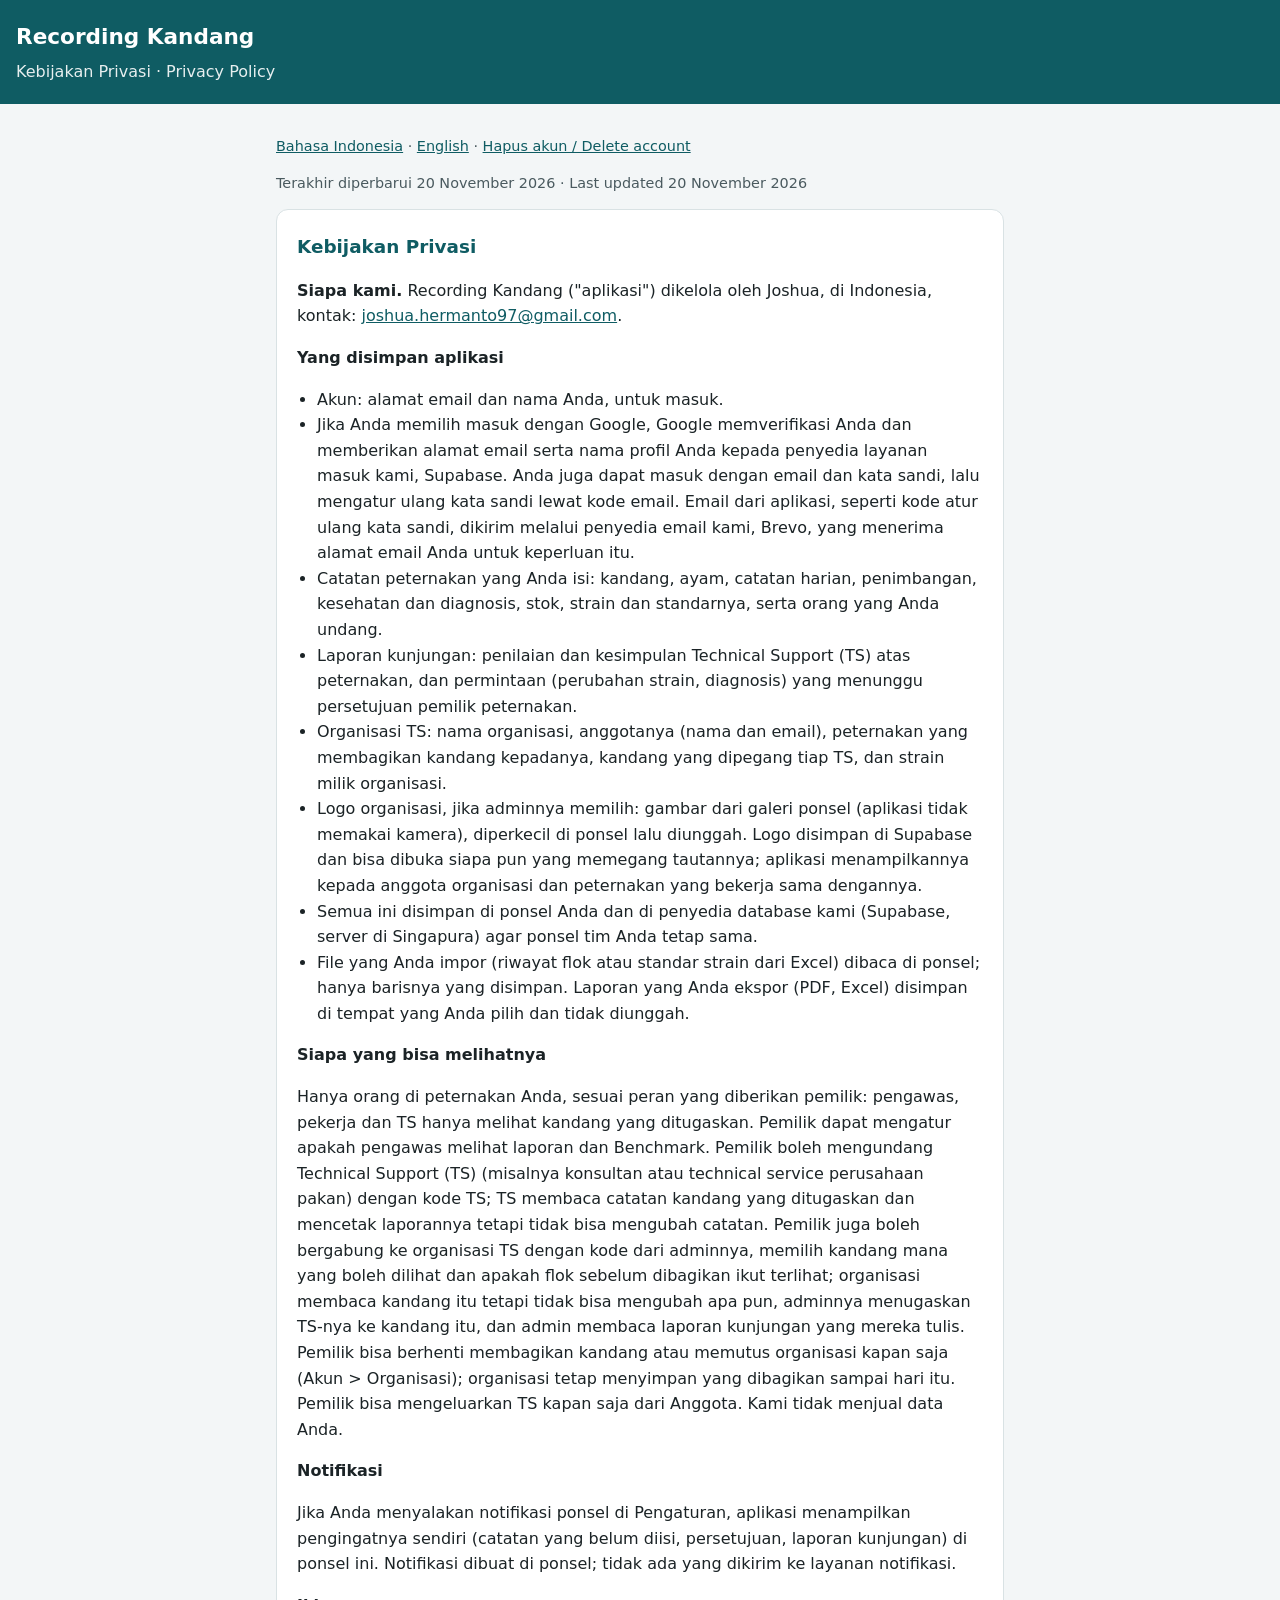
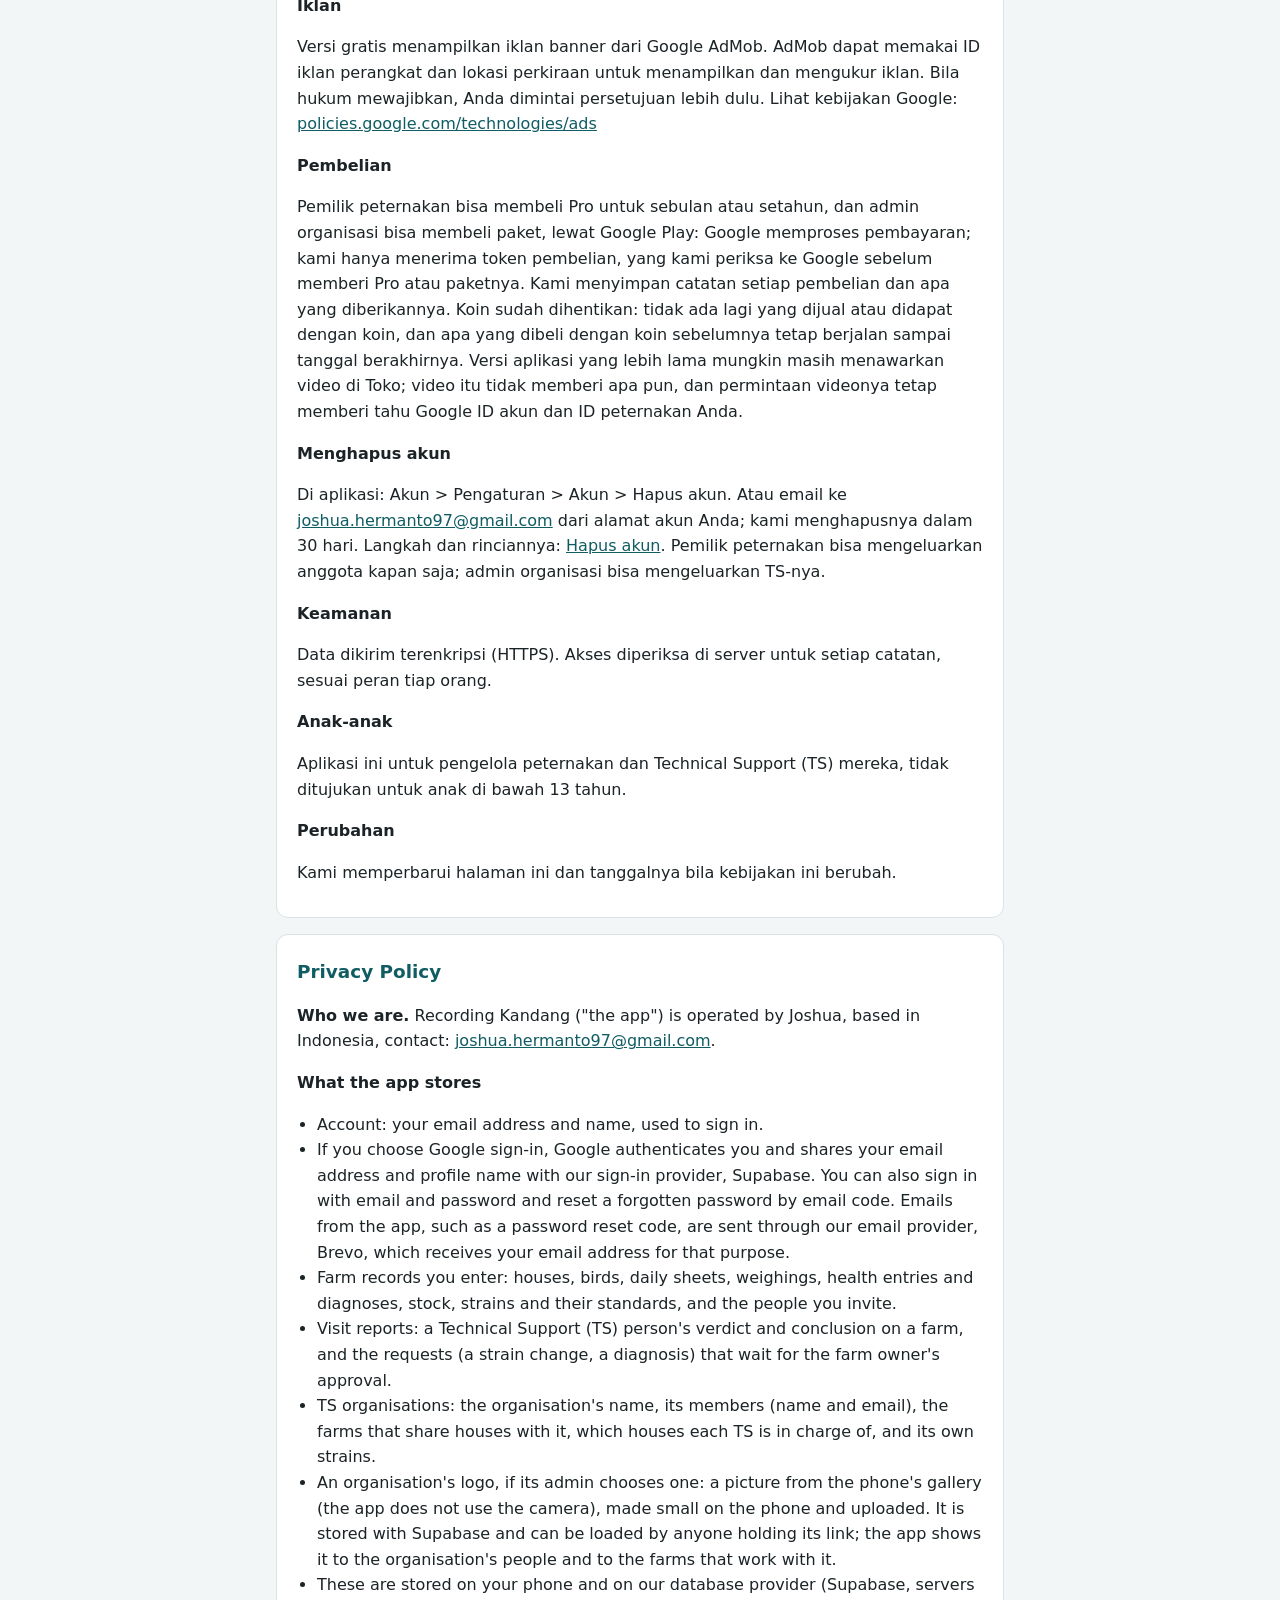
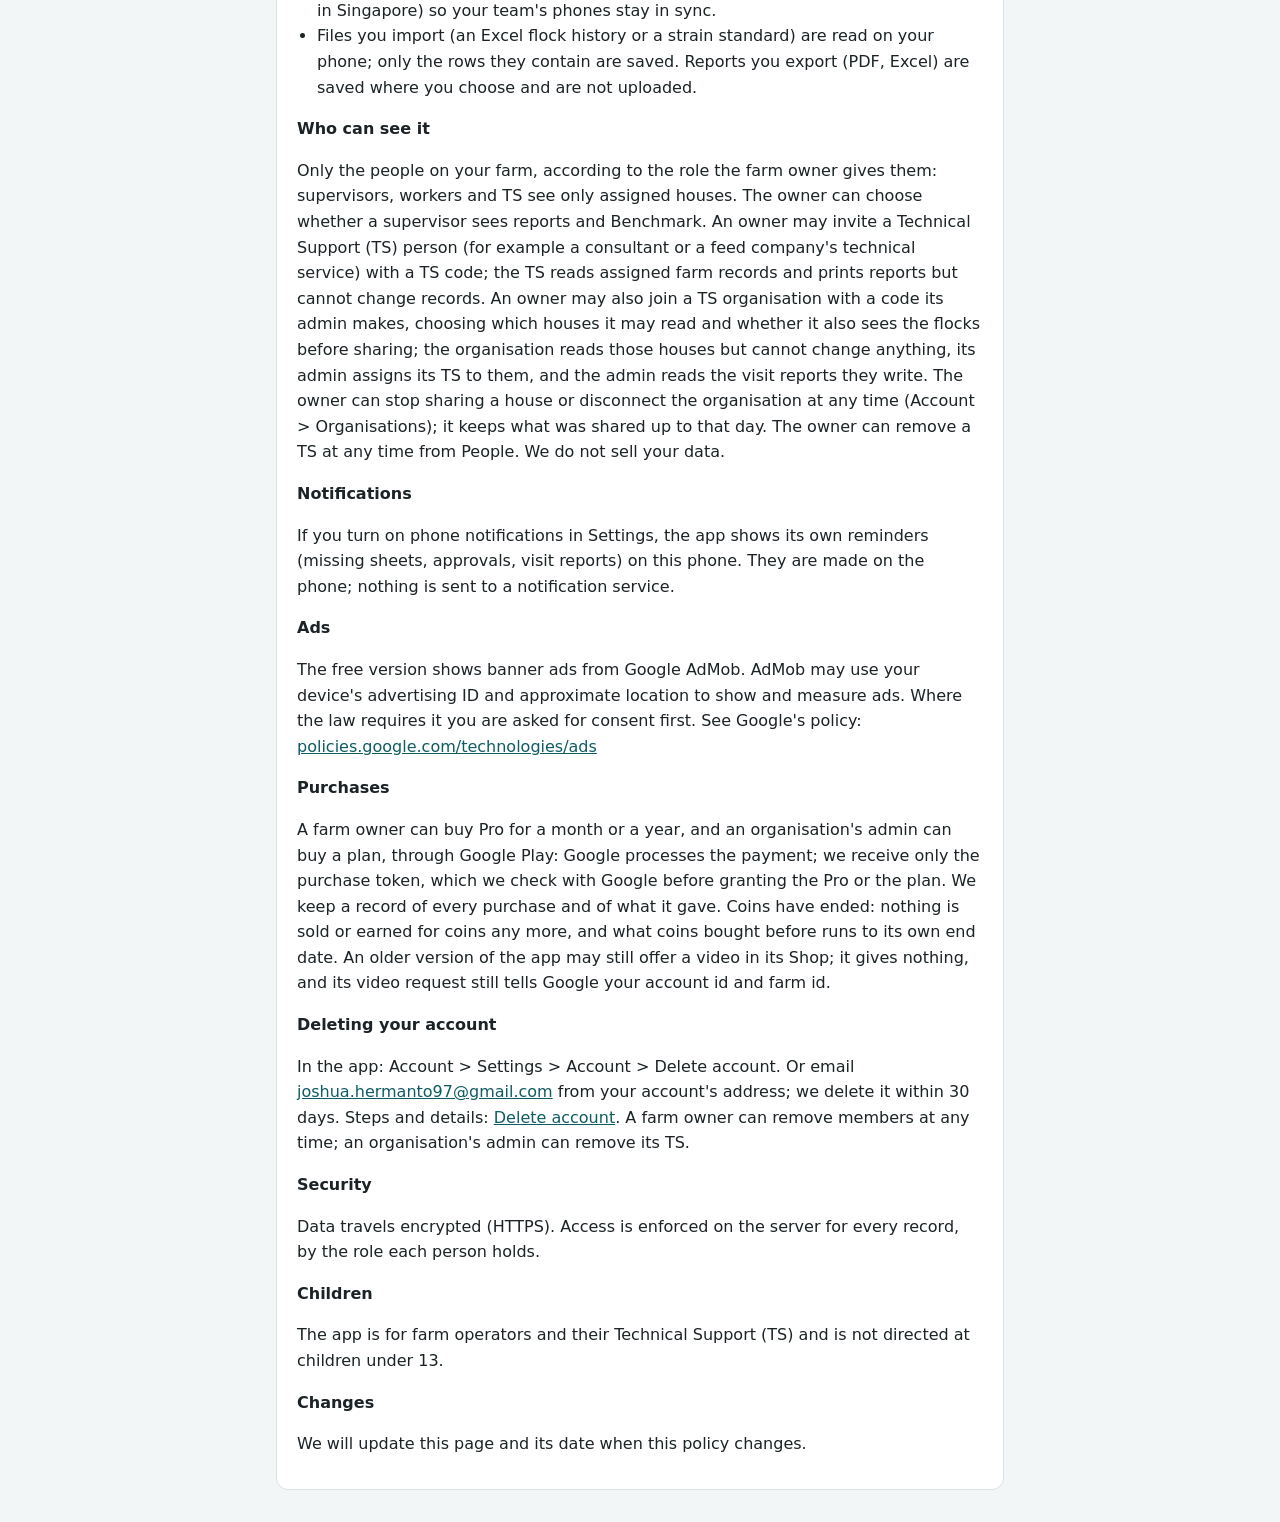
<file: index.html>
<!doctype html>
<html lang="id">
<head>
<meta charset="utf-8">
<meta name="viewport" content="width=device-width, initial-scale=1">
<title>Recording Kandang: Kebijakan Privasi / Privacy Policy</title>
<link rel="stylesheet" href="style.css">
</head>
<body>
<header>
  <h1>Recording Kandang</h1>
  <p>Kebijakan Privasi · Privacy Policy</p>
</header>
<main>
  <p class="lang"><a href="#id">Bahasa Indonesia</a> · <a href="#en">English</a> · <a href="delete-account.html">Hapus akun / Delete account</a></p>
  <p class="updated">Terakhir diperbarui 20 November 2026 · Last updated 20 November 2026</p>

  <section id="id" lang="id">
    <h2>Kebijakan Privasi</h2>
    <p><strong>Siapa kami.</strong> Recording Kandang ("aplikasi") dikelola oleh Joshua, di Indonesia, kontak: <a href="mailto:joshua.hermanto97@gmail.com">joshua.hermanto97@gmail.com</a>.</p>

    <h3>Yang disimpan aplikasi</h3>
    <ul>
      <li>Akun: alamat email dan nama Anda, untuk masuk.</li>
      <li>Jika Anda memilih masuk dengan Google, Google memverifikasi Anda dan memberikan alamat email serta nama profil Anda kepada penyedia layanan masuk kami, Supabase. Anda juga dapat masuk dengan email dan kata sandi, lalu mengatur ulang kata sandi lewat kode email. Email dari aplikasi, seperti kode atur ulang kata sandi, dikirim melalui penyedia email kami, Brevo, yang menerima alamat email Anda untuk keperluan itu.</li>
      <li>Catatan peternakan yang Anda isi: kandang, ayam, catatan harian, penimbangan, kesehatan dan diagnosis, stok, strain dan standarnya, serta orang yang Anda undang.</li>
      <li>Laporan kunjungan: penilaian dan kesimpulan Technical Support (TS) atas peternakan, dan permintaan (perubahan strain, diagnosis) yang menunggu persetujuan pemilik peternakan.</li>
      <li>Organisasi TS: nama organisasi, anggotanya (nama dan email), peternakan yang membagikan kandang kepadanya, kandang yang dipegang tiap TS, dan strain milik organisasi.</li>
      <li>Logo organisasi, jika adminnya memilih: gambar dari galeri ponsel (aplikasi tidak memakai kamera), diperkecil di ponsel lalu diunggah. Logo disimpan di Supabase dan bisa dibuka siapa pun yang memegang tautannya; aplikasi menampilkannya kepada anggota organisasi dan peternakan yang bekerja sama dengannya.</li>
      <li>Semua ini disimpan di ponsel Anda dan di penyedia database kami (Supabase, server di Singapura) agar ponsel tim Anda tetap sama.</li>
      <li>File yang Anda impor (riwayat flok atau standar strain dari Excel) dibaca di ponsel; hanya barisnya yang disimpan. Laporan yang Anda ekspor (PDF, Excel) disimpan di tempat yang Anda pilih dan tidak diunggah.</li>
    </ul>

    <h3>Siapa yang bisa melihatnya</h3>
    <p>Hanya orang di peternakan Anda, sesuai peran yang diberikan pemilik: pengawas, pekerja dan TS hanya melihat kandang yang ditugaskan. Pemilik dapat mengatur apakah pengawas melihat laporan dan Benchmark. Pemilik boleh mengundang Technical Support (TS) (misalnya konsultan atau technical service perusahaan pakan) dengan kode TS; TS membaca catatan kandang yang ditugaskan dan mencetak laporannya tetapi tidak bisa mengubah catatan. Pemilik juga boleh bergabung ke organisasi TS dengan kode dari adminnya, memilih kandang mana yang boleh dilihat dan apakah flok sebelum dibagikan ikut terlihat; organisasi membaca kandang itu tetapi tidak bisa mengubah apa pun, adminnya menugaskan TS-nya ke kandang itu, dan admin membaca laporan kunjungan yang mereka tulis. Pemilik bisa berhenti membagikan kandang atau memutus organisasi kapan saja (Akun &gt; Organisasi); organisasi tetap menyimpan yang dibagikan sampai hari itu. Pemilik bisa mengeluarkan TS kapan saja dari Anggota. Kami tidak menjual data Anda.</p>

    <h3>Notifikasi</h3>
    <p>Jika Anda menyalakan notifikasi ponsel di Pengaturan, aplikasi menampilkan pengingatnya sendiri (catatan yang belum diisi, persetujuan, laporan kunjungan) di ponsel ini. Notifikasi dibuat di ponsel; tidak ada yang dikirim ke layanan notifikasi.</p>

    <h3>Iklan</h3>
    <p>Versi gratis menampilkan iklan banner dari Google AdMob. AdMob dapat memakai ID iklan perangkat dan lokasi perkiraan untuk menampilkan dan mengukur iklan. Bila hukum mewajibkan, Anda dimintai persetujuan lebih dulu. Lihat kebijakan Google: <a href="https://policies.google.com/technologies/ads">policies.google.com/technologies/ads</a></p>

    <h3>Pembelian</h3>
    <p>Pemilik peternakan bisa membeli Pro untuk sebulan atau setahun, dan admin organisasi bisa membeli paket, lewat Google Play: Google memproses pembayaran; kami hanya menerima token pembelian, yang kami periksa ke Google sebelum memberi Pro atau paketnya. Kami menyimpan catatan setiap pembelian dan apa yang diberikannya. Koin sudah dihentikan: tidak ada lagi yang dijual atau didapat dengan koin, dan apa yang dibeli dengan koin sebelumnya tetap berjalan sampai tanggal berakhirnya. Versi aplikasi yang lebih lama mungkin masih menawarkan video di Toko; video itu tidak memberi apa pun, dan permintaan videonya tetap memberi tahu Google ID akun dan ID peternakan Anda.</p>

    <h3>Menghapus akun</h3>
    <p>Di aplikasi: Akun &gt; Pengaturan &gt; Akun &gt; Hapus akun. Atau email ke <a href="mailto:joshua.hermanto97@gmail.com">joshua.hermanto97@gmail.com</a> dari alamat akun Anda; kami menghapusnya dalam 30 hari. Langkah dan rinciannya: <a href="delete-account.html">Hapus akun</a>. Pemilik peternakan bisa mengeluarkan anggota kapan saja; admin organisasi bisa mengeluarkan TS-nya.</p>

    <h3>Keamanan</h3>
    <p>Data dikirim terenkripsi (HTTPS). Akses diperiksa di server untuk setiap catatan, sesuai peran tiap orang.</p>

    <h3>Anak-anak</h3>
    <p>Aplikasi ini untuk pengelola peternakan dan Technical Support (TS) mereka, tidak ditujukan untuk anak di bawah 13 tahun.</p>

    <h3>Perubahan</h3>
    <p>Kami memperbarui halaman ini dan tanggalnya bila kebijakan ini berubah.</p>
  </section>

  <section id="en" lang="en">
    <h2>Privacy Policy</h2>
    <p><strong>Who we are.</strong> Recording Kandang ("the app") is operated by Joshua, based in Indonesia, contact: <a href="mailto:joshua.hermanto97@gmail.com">joshua.hermanto97@gmail.com</a>.</p>

    <h3>What the app stores</h3>
    <ul>
      <li>Account: your email address and name, used to sign in.</li>
      <li>If you choose Google sign-in, Google authenticates you and shares your email address and profile name with our sign-in provider, Supabase. You can also sign in with email and password and reset a forgotten password by email code. Emails from the app, such as a password reset code, are sent through our email provider, Brevo, which receives your email address for that purpose.</li>
      <li>Farm records you enter: houses, birds, daily sheets, weighings, health entries and diagnoses, stock, strains and their standards, and the people you invite.</li>
      <li>Visit reports: a Technical Support (TS) person's verdict and conclusion on a farm, and the requests (a strain change, a diagnosis) that wait for the farm owner's approval.</li>
      <li>TS organisations: the organisation's name, its members (name and email), the farms that share houses with it, which houses each TS is in charge of, and its own strains.</li>
      <li>An organisation's logo, if its admin chooses one: a picture from the phone's gallery (the app does not use the camera), made small on the phone and uploaded. It is stored with Supabase and can be loaded by anyone holding its link; the app shows it to the organisation's people and to the farms that work with it.</li>
      <li>These are stored on your phone and on our database provider (Supabase, servers in Singapore) so your team's phones stay in sync.</li>
      <li>Files you import (an Excel flock history or a strain standard) are read on your phone; only the rows they contain are saved. Reports you export (PDF, Excel) are saved where you choose and are not uploaded.</li>
    </ul>

    <h3>Who can see it</h3>
    <p>Only the people on your farm, according to the role the farm owner gives them: supervisors, workers and TS see only assigned houses. The owner can choose whether a supervisor sees reports and Benchmark. An owner may invite a Technical Support (TS) person (for example a consultant or a feed company's technical service) with a TS code; the TS reads assigned farm records and prints reports but cannot change records. An owner may also join a TS organisation with a code its admin makes, choosing which houses it may read and whether it also sees the flocks before sharing; the organisation reads those houses but cannot change anything, its admin assigns its TS to them, and the admin reads the visit reports they write. The owner can stop sharing a house or disconnect the organisation at any time (Account &gt; Organisations); it keeps what was shared up to that day. The owner can remove a TS at any time from People. We do not sell your data.</p>

    <h3>Notifications</h3>
    <p>If you turn on phone notifications in Settings, the app shows its own reminders (missing sheets, approvals, visit reports) on this phone. They are made on the phone; nothing is sent to a notification service.</p>

    <h3>Ads</h3>
    <p>The free version shows banner ads from Google AdMob. AdMob may use your device's advertising ID and approximate location to show and measure ads. Where the law requires it you are asked for consent first. See Google's policy: <a href="https://policies.google.com/technologies/ads">policies.google.com/technologies/ads</a></p>

    <h3>Purchases</h3>
    <p>A farm owner can buy Pro for a month or a year, and an organisation's admin can buy a plan, through Google Play: Google processes the payment; we receive only the purchase token, which we check with Google before granting the Pro or the plan. We keep a record of every purchase and of what it gave. Coins have ended: nothing is sold or earned for coins any more, and what coins bought before runs to its own end date. An older version of the app may still offer a video in its Shop; it gives nothing, and its video request still tells Google your account id and farm id.</p>

    <h3>Deleting your account</h3>
    <p>In the app: Account &gt; Settings &gt; Account &gt; Delete account. Or email <a href="mailto:joshua.hermanto97@gmail.com">joshua.hermanto97@gmail.com</a> from your account's address; we delete it within 30 days. Steps and details: <a href="delete-account.html">Delete account</a>. A farm owner can remove members at any time; an organisation's admin can remove its TS.</p>

    <h3>Security</h3>
    <p>Data travels encrypted (HTTPS). Access is enforced on the server for every record, by the role each person holds.</p>

    <h3>Children</h3>
    <p>The app is for farm operators and their Technical Support (TS) and is not directed at children under 13.</p>

    <h3>Changes</h3>
    <p>We will update this page and its date when this policy changes.</p>
  </section>
</main>
</body>
</html>
</file>
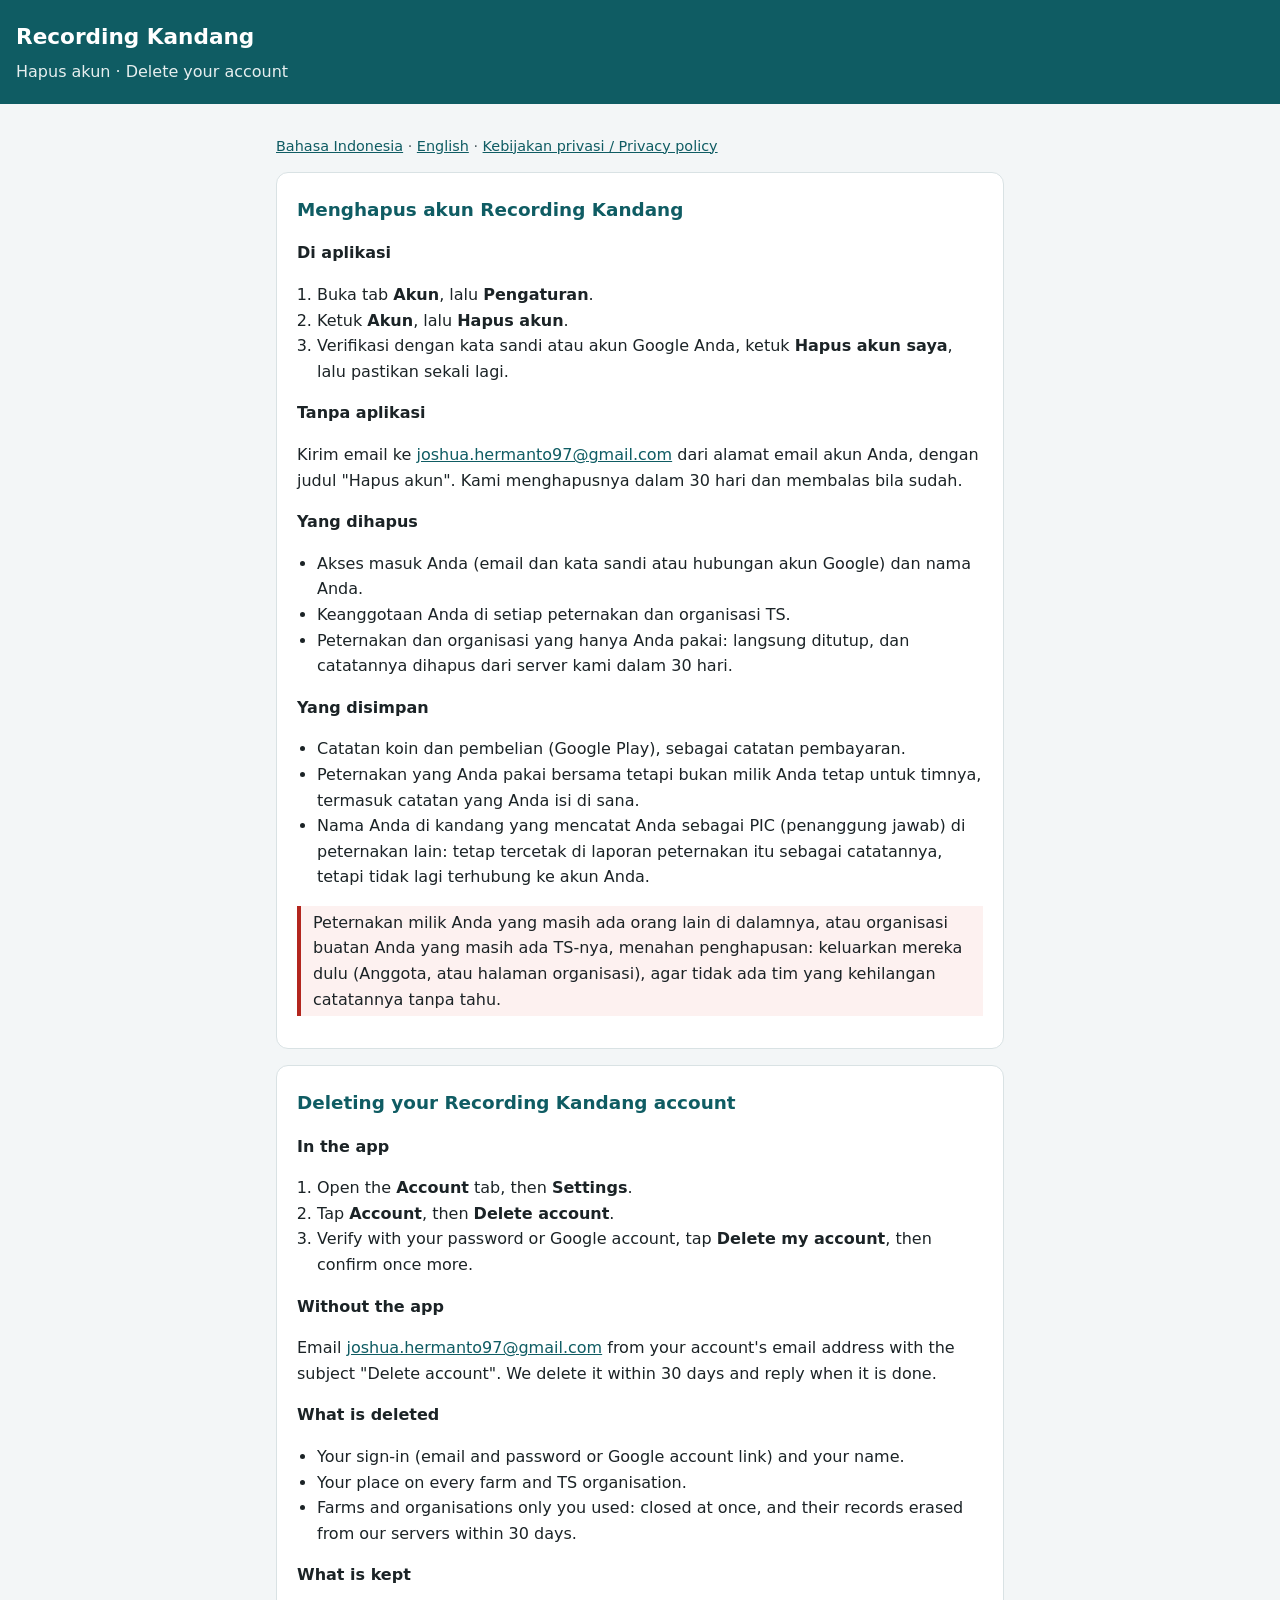
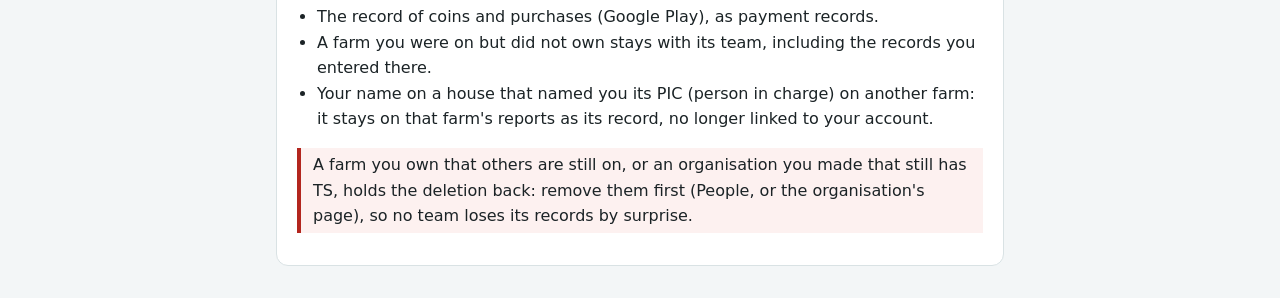
<file: delete-account.html>
<!doctype html>
<html lang="id">
<head>
<meta charset="utf-8">
<meta name="viewport" content="width=device-width, initial-scale=1">
<title>Recording Kandang: Hapus Akun / Delete Account</title>
<link rel="stylesheet" href="style.css">
</head>
<body>
<header>
  <h1>Recording Kandang</h1>
  <p>Hapus akun · Delete your account</p>
</header>
<main>
  <p class="lang"><a href="#id">Bahasa Indonesia</a> · <a href="#en">English</a> · <a href="./">Kebijakan privasi / Privacy policy</a></p>

  <section id="id" lang="id">
    <h2>Menghapus akun Recording Kandang</h2>
    <h3>Di aplikasi</h3>
    <ol>
      <li>Buka tab <strong>Akun</strong>, lalu <strong>Pengaturan</strong>.</li>
      <li>Ketuk <strong>Akun</strong>, lalu <strong>Hapus akun</strong>.</li>
      <li>Verifikasi dengan kata sandi atau akun Google Anda, ketuk <strong>Hapus akun saya</strong>, lalu pastikan sekali lagi.</li>
    </ol>
    <h3>Tanpa aplikasi</h3>
    <p>Kirim email ke <a href="mailto:joshua.hermanto97@gmail.com">joshua.hermanto97@gmail.com</a> dari alamat email akun Anda, dengan judul "Hapus akun". Kami menghapusnya dalam 30 hari dan membalas bila sudah.</p>
    <h3>Yang dihapus</h3>
    <ul>
      <li>Akses masuk Anda (email dan kata sandi atau hubungan akun Google) dan nama Anda.</li>
      <li>Keanggotaan Anda di setiap peternakan dan organisasi TS.</li>
      <li>Peternakan dan organisasi yang hanya Anda pakai: langsung ditutup, dan catatannya dihapus dari server kami dalam 30 hari.</li>
    </ul>
    <h3>Yang disimpan</h3>
    <ul>
      <li>Catatan koin dan pembelian (Google Play), sebagai catatan pembayaran.</li>
      <li>Peternakan yang Anda pakai bersama tetapi bukan milik Anda tetap untuk timnya, termasuk catatan yang Anda isi di sana.</li>
      <li>Nama Anda di kandang yang mencatat Anda sebagai PIC (penanggung jawab) di peternakan lain: tetap tercetak di laporan peternakan itu sebagai catatannya, tetapi tidak lagi terhubung ke akun Anda.</li>
    </ul>
    <p class="note">Peternakan milik Anda yang masih ada orang lain di dalamnya, atau organisasi buatan Anda yang masih ada TS-nya, menahan penghapusan: keluarkan mereka dulu (Anggota, atau halaman organisasi), agar tidak ada tim yang kehilangan catatannya tanpa tahu.</p>
  </section>

  <section id="en" lang="en">
    <h2>Deleting your Recording Kandang account</h2>
    <h3>In the app</h3>
    <ol>
      <li>Open the <strong>Account</strong> tab, then <strong>Settings</strong>.</li>
      <li>Tap <strong>Account</strong>, then <strong>Delete account</strong>.</li>
      <li>Verify with your password or Google account, tap <strong>Delete my account</strong>, then confirm once more.</li>
    </ol>
    <h3>Without the app</h3>
    <p>Email <a href="mailto:joshua.hermanto97@gmail.com">joshua.hermanto97@gmail.com</a> from your account's email address with the subject "Delete account". We delete it within 30 days and reply when it is done.</p>
    <h3>What is deleted</h3>
    <ul>
      <li>Your sign-in (email and password or Google account link) and your name.</li>
      <li>Your place on every farm and TS organisation.</li>
      <li>Farms and organisations only you used: closed at once, and their records erased from our servers within 30 days.</li>
    </ul>
    <h3>What is kept</h3>
    <ul>
      <li>The record of coins and purchases (Google Play), as payment records.</li>
      <li>A farm you were on but did not own stays with its team, including the records you entered there.</li>
      <li>Your name on a house that named you its PIC (person in charge) on another farm: it stays on that farm's reports as its record, no longer linked to your account.</li>
    </ul>
    <p class="note">A farm you own that others are still on, or an organisation you made that still has TS, holds the deletion back: remove them first (People, or the organisation's page), so no team loses its records by surprise.</p>
  </section>
</main>
</body>
</html>
</file>
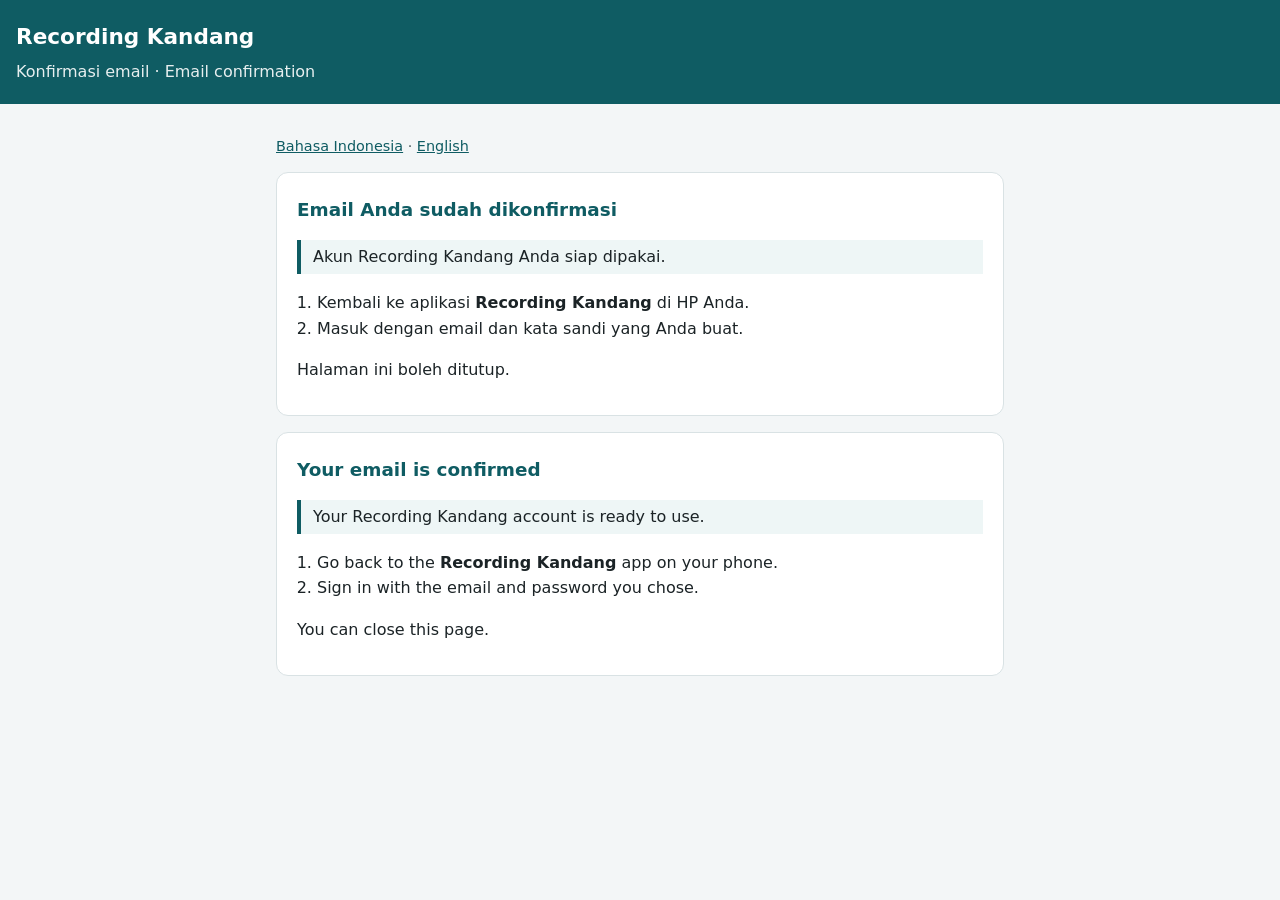
<file: email-confirmed.html>
<!doctype html>
<html lang="id">
<head>
<meta charset="utf-8">
<meta name="viewport" content="width=device-width, initial-scale=1">
<meta name="robots" content="noindex">
<title>Recording Kandang: Email Dikonfirmasi / Email Confirmed</title>
<link rel="stylesheet" href="style.css">
<script>
  // Supabase sends people here (the hosted Site URL) after the confirmation
  // link, with the outcome after "#": a session on success, error=... when the
  // link expired or was used already. Read it once, then wipe it from the
  // address bar so the session token does not stay in history or a bookmark.
  // The account is confirmed on Supabase's side before this page opens; the
  // app signs in on its own, so nothing here uses the token.
  (function () {
    var hash = window.location.hash || '';
    var query = window.location.search || '';
    var failed = /(^[#?]|&)error(_code)?=/.test(hash) || /(^[#?]|&)error(_code)?=/.test(query);
    if (hash || failed) {
      try { history.replaceState(null, '', window.location.pathname); } catch (e) {}
    }
    document.documentElement.className = failed ? 'failed' : 'confirmed';
  })();
</script>
<style>
  .when-failed { display: none; }
  html.failed .when-confirmed { display: none; }
  html.failed .when-failed { display: block; }
  .ok { border-left: 4px solid var(--petrol); padding: 4px 12px; background: #eef6f6; }
</style>
</head>
<body>
<header>
  <h1>Recording Kandang</h1>
  <p>Konfirmasi email · Email confirmation</p>
</header>
<main>
  <p class="lang"><a href="#id">Bahasa Indonesia</a> · <a href="#en">English</a></p>

  <section id="id" lang="id">
    <div class="when-confirmed">
      <h2>Email Anda sudah dikonfirmasi</h2>
      <p class="ok">Akun Recording Kandang Anda siap dipakai.</p>
      <ol>
        <li>Kembali ke aplikasi <strong>Recording Kandang</strong> di HP Anda.</li>
        <li>Masuk dengan email dan kata sandi yang Anda buat.</li>
      </ol>
      <p>Halaman ini boleh ditutup.</p>
    </div>
    <div class="when-failed">
      <h2>Tautan ini sudah tidak berlaku</h2>
      <p>Tautan konfirmasi hanya bisa dipakai sekali dan ada batas waktunya.</p>
      <ol>
        <li>Coba masuk di aplikasi <strong>Recording Kandang</strong>. Jika berhasil, email Anda sudah dikonfirmasi.</li>
        <li>Jika aplikasi mengatakan email belum dikonfirmasi, buat akun lagi dengan email yang sama: kami akan mengirim tautan baru.</li>
      </ol>
    </div>
  </section>

  <section id="en" lang="en">
    <div class="when-confirmed">
      <h2>Your email is confirmed</h2>
      <p class="ok">Your Recording Kandang account is ready to use.</p>
      <ol>
        <li>Go back to the <strong>Recording Kandang</strong> app on your phone.</li>
        <li>Sign in with the email and password you chose.</li>
      </ol>
      <p>You can close this page.</p>
    </div>
    <div class="when-failed">
      <h2>This link no longer works</h2>
      <p>A confirmation link works once, and only for a limited time.</p>
      <ol>
        <li>Try signing in to the <strong>Recording Kandang</strong> app. If it works, your email is already confirmed.</li>
        <li>If the app says your email is not confirmed, create the account again with the same email: we will send a new link.</li>
      </ol>
    </div>
  </section>
</main>
</body>
</html>
</file>
<file: style.css>
/* The public pages: the two Google Play links to, and the email-confirmed page. Light only, like the app. */
:root {
  --petrol: #0f5c63;
  --ink: #1b2326;
  --muted: #4a5a5f;
  --page: #f3f6f7;
  --card: #ffffff;
  --line: #d9e2e4;
  --danger: #b3261e;
}
* { box-sizing: border-box; }
body {
  margin: 0;
  background: var(--page);
  color: var(--ink);
  font: 16px/1.6 system-ui, -apple-system, "Segoe UI", Roboto, sans-serif;
}
header { background: var(--petrol); color: #fff; padding: 20px 16px; }
header h1 { margin: 0; font-size: 1.35rem; }
header p { margin: 4px 0 0; opacity: 0.9; }
header a { color: #fff; }
main { max-width: 760px; margin: 0 auto; padding: 16px; }
section { background: var(--card); border: 1px solid var(--line); border-radius: 12px; padding: 4px 20px 16px; margin: 0 0 16px; }
h2 { font-size: 1.15rem; color: var(--petrol); margin: 18px 0 6px; }
h3 { font-size: 1rem; margin: 16px 0 4px; }
.updated, .lang { color: var(--muted); font-size: 0.9rem; }
.lang a { color: var(--petrol); }
ol, ul { padding-left: 1.25rem; }
a { color: var(--petrol); }
.note { border-left: 4px solid var(--danger); padding: 4px 12px; background: #fdf1f0; }
</file>
